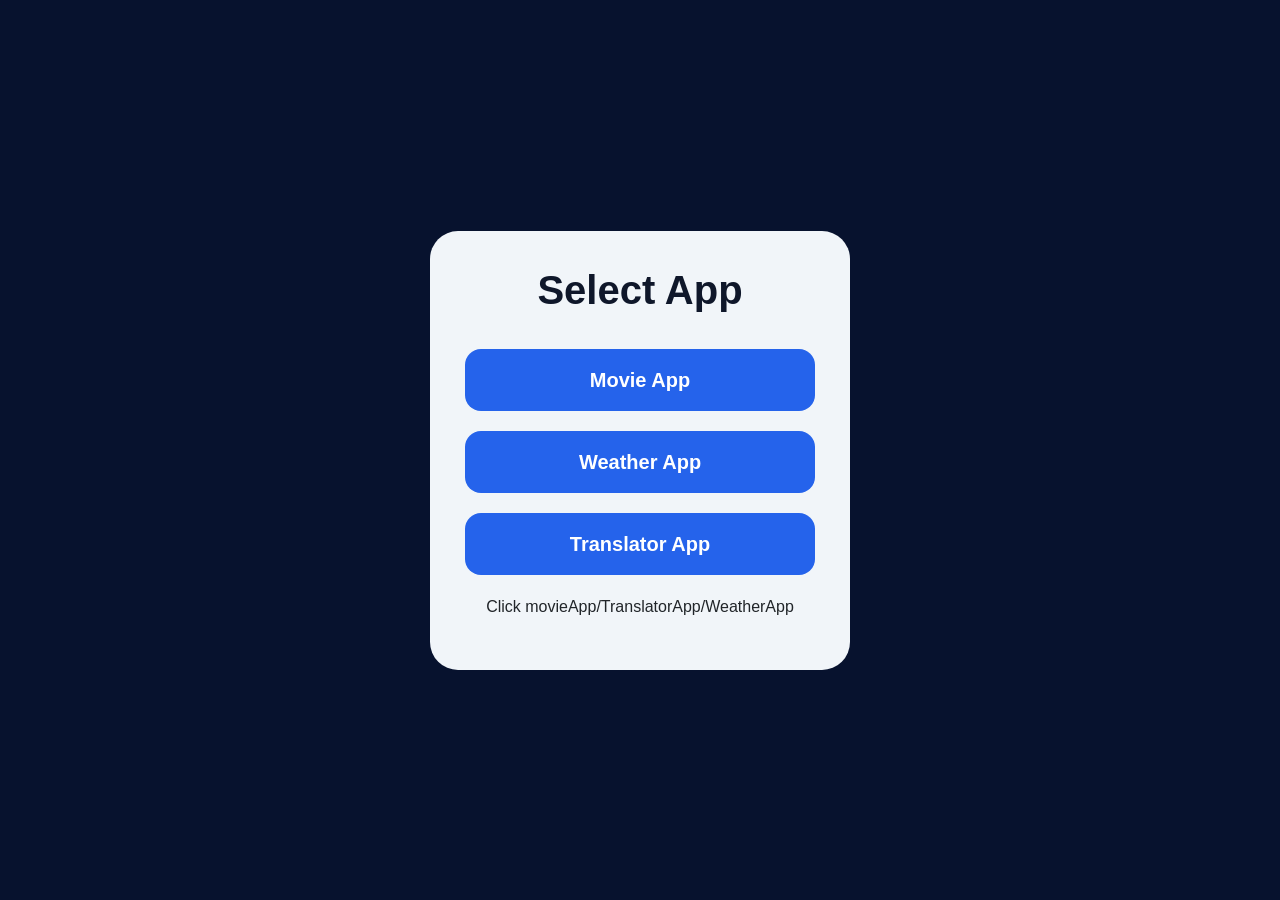
<file: index.html>
<!DOCTYPE html>
<html lang="en">

<head>
    <meta charset="UTF-8">
    <meta name="viewport" content="width=device-width, initial-scale=1.0">
    <title>Select App UI</title>

    <!-- Bootstrap -->
    <link href="https://cdn.jsdelivr.net/npm/bootstrap@5.3.3/dist/css/bootstrap.min.css" rel="stylesheet">

    <style>
        a {
            color: white;
            text-decoration: none;
        }

        body {
            margin: 0;
            height: 100vh;
            display: flex;
            justify-content: center;
            align-items: center;
            background: #07122e;
            font-family: Arial, sans-serif;
        }

        .main-card {
            width: 420px;
            background: #f1f5f9;
            padding: 35px;
            border-radius: 28px;
        }

        .main-card h1 {
            text-align: center;
            margin-bottom: 35px;
            color: #0f172a;
            font-weight: bold;
        }

        .app-btn {
            width: 100%;
            padding: 16px;
            margin-bottom: 20px;
            border: none;
            border-radius: 16px;
            background: #2563eb;
            color: white;
            font-size: 20px;
            font-weight: bold;
            transition: 0.3s;
        }

        .app-btn:hover {
            background: #1d4ed8;
            transform: scale(1.02);
        }
    </style>
</head>

<body>

    <div class="main-card text-center">

        <h1>Select App</h1>

        <button class="app-btn"><a href="movie.html">Movie App</a></button>

        <button class="app-btn"><a href="weather.html">Weather App</a></button>

        <button class="app-btn"><a href="texttranslator.html">Translator App</a></button>
        <p>Click movieApp/TranslatorApp/WeatherApp</p>
    </div>


</body>

</html>
</file>
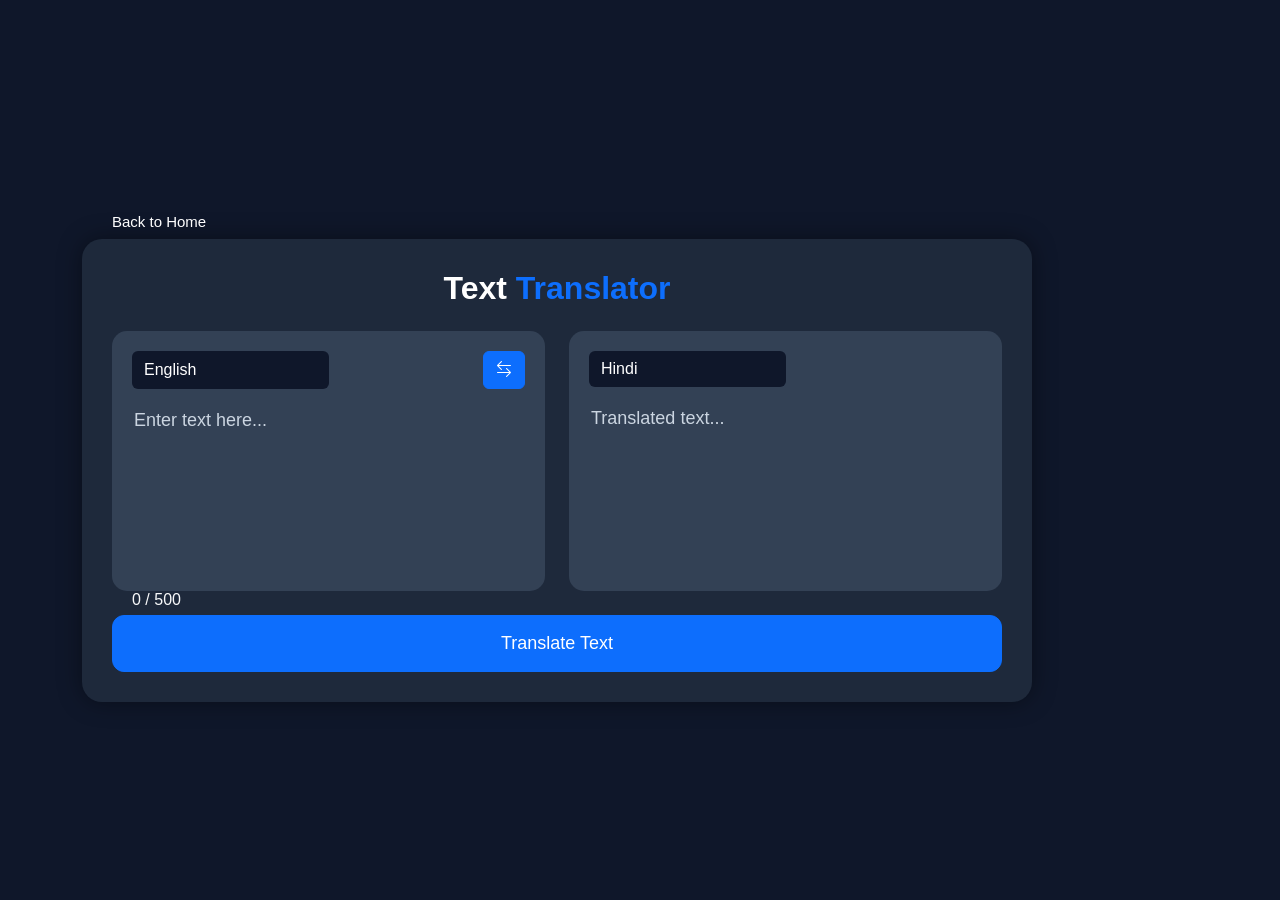
<file: texttranslator.html>
<!DOCTYPE html>
<html lang="en">

<head>
    <meta charset="UTF-8" />
    <meta name="viewport" content="width=device-width, initial-scale=1.0" />
    <title>Text Translator UI</title>

    <!-- Bootstrap -->
    <link href="https://cdn.jsdelivr.net/npm/bootstrap@5.3.3/dist/css/bootstrap.min.css" rel="stylesheet">

    <!-- Bootstrap Icons -->
    <link rel="stylesheet" href="https://cdn.jsdelivr.net/npm/bootstrap-icons@1.11.3/font/bootstrap-icons.min.css">

    <style>
        body {
            background: #0f172a;
            min-height: 100vh;
            display: flex;
            justify-content: center;
            align-items: center;
            font-family: Arial, sans-serif;
        }

        .translator-card {
            width: 100%;
            max-width: 950px;
            background: #1e293b;
            border-radius: 20px;
            padding: 30px;
            box-shadow: 0 0 25px rgba(0, 0, 0, 0.4);
        }

        .title {
            color: white;
            font-size: 32px;
            font-weight: bold;
        }

        .title span {
            color: #0d6efd;
        }

        .translator-box {
            background: #334155;
            border-radius: 15px;
            padding: 20px;
            height: 260px;
        }

        textarea {
            width: 100%;
            height: 160px;
            resize: none;
            background: transparent;
            border: none;
            color: white;
            font-size: 18px;
            outline: none;
        }

        textarea::placeholder {
            color: #cbd5e1;
        }

        .lang-select {
            background: #0f172a;
            border: none;
            color: white;
        }

        .bottom-icons i {
            color: white;
            font-size: 20px;
            cursor: pointer;
            transition: 0.3s;
        }

        .bottom-icons i:hover {
            color: #0d6efd;
        }

        .translate-btn {
            padding: 14px;
            font-size: 18px;
            border-radius: 12px;
        }

        .back-home {
            display: inline-block;
            color: white;
            text-decoration: none;
            margin-left: 30px;
            margin-top: 15px;
            transition: 0.3s;
        }

        .back-home:hover {
            color: #e50914;
        }

        .back-home-text {
            font-size: 15px;
        }

        @media(max-width:768px) {
            .translator-box {
                margin-bottom: 20px;
            }
        }
    </style>
</head>

<body>

    <div class="container">
        <a class="back-home p-0" href="index.html">
            <h4 class="back-home-text">Back to Home</h4>
        </a>
        <div class="translator-card">

            <!-- Heading -->
            <div class="text-center mb-4">
                <h1 class="title">Text <span>Translator</span></h1>

            </div>

            <!-- Translator Area -->
            <div class="row g-4">

                <!-- Left Box -->
                <div class="col-md-6">
                    <div class="translator-box">

                        <div class="d-flex justify-content-between mb-3">
                            <select id="fromLang" class="form-select lang-select w-50">
                                <option>English</option>
                                <option>Hindi</option>
                                <option>Spanish</option>
                            </select>

                            <button class="btn btn-primary">
                                <i class="bi bi-arrow-left-right"></i>
                            </button>
                        </div>

                        <textarea id="inputText" placeholder="Enter text here..."></textarea>

                        <div class="bottom-icons d-flex justify-content-between mt-3">


                            <span class="text-light">0 / 500</span>
                        </div>

                    </div>
                </div>

                <!-- Right Box -->
                <div class="col-md-6">
                    <div class="translator-box">

                        <div class="d-flex justify-content-between mb-3">
                            <select id="toLang" class="form-select lang-select w-50">
                                <option>Hindi</option>
                                <option>English</option>
                                <option>French</option>
                            </select>
                        </div>

                        <textarea id="outputText" placeholder="Translated text..." readonly></textarea>

                        <div class="bottom-icons d-flex justify-content-end mt-3">

                        </div>

                    </div>
                </div>

            </div>

            <!-- Button -->
            <div class="text-center mt-4">
                <button id="translateBtn" class="btn btn-primary translate-btn w-100">
                    Translate Text
                </button>
            </div>

        </div>
    </div>

</body>
<script>

    let btn = document.querySelector("#translateBtn");

    btn.addEventListener("click", async () => {

        let text = document.querySelector("#inputText").value;

        let fromLang = document.querySelector("#fromLang").value;
        let toLang = document.querySelector("#toLang").value;

        let langCode = {
            English: "en",
            Hindi: "hi",
            Spanish: "es",
            French: "fr"
        };

        const url =
            `https://translate.googleapis.com/translate_a/single?client=gtx&sl=${langCode[fromLang]}&tl=${langCode[toLang]}&dt=t&q=${encodeURIComponent(text)}`;


        const response = await fetch(url);


        const data = await response.json();


        document.querySelector("#outputText").value = data[0][0][0];

    });

</script>

</html>
</file>
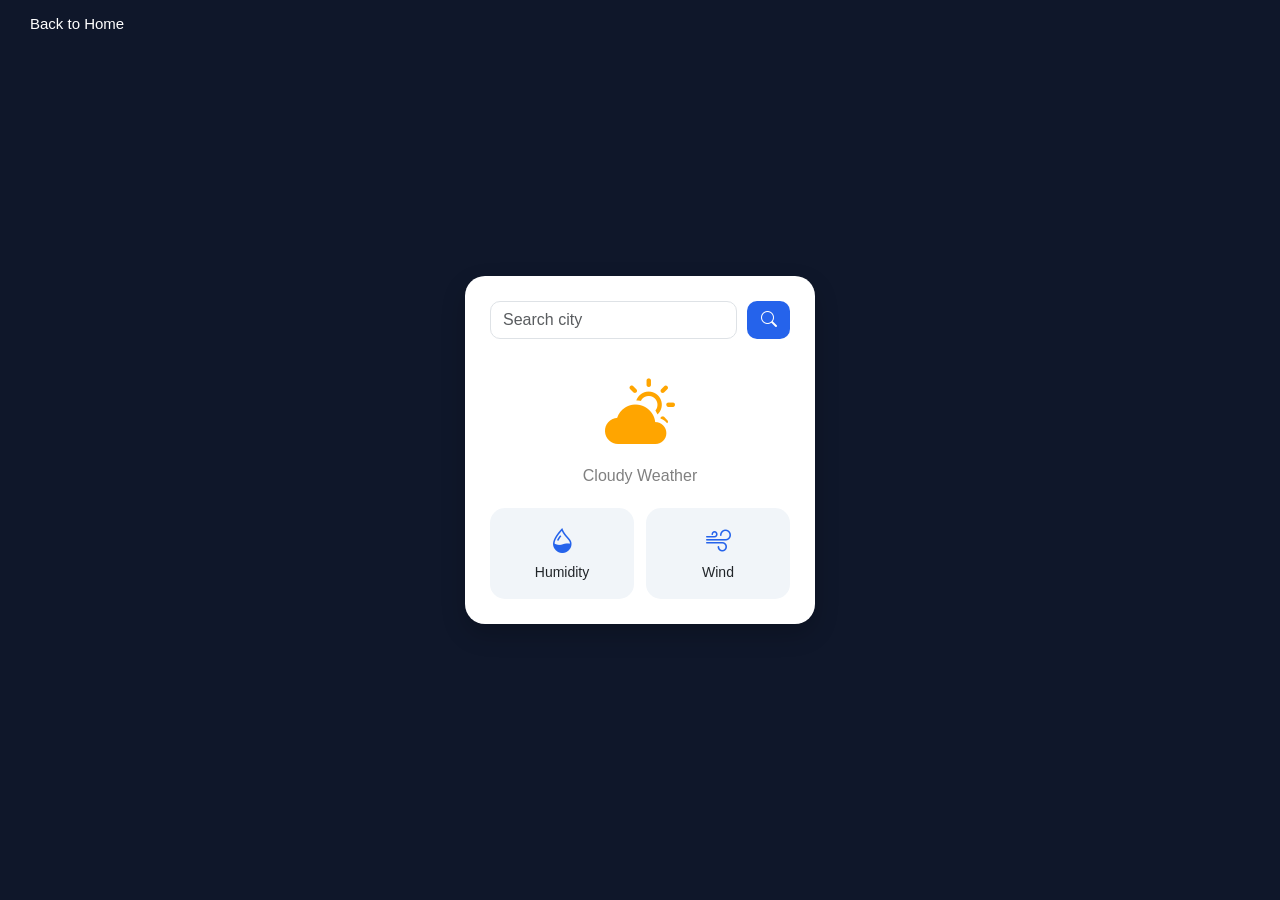
<file: weather.html>
<!DOCTYPE html>
<html lang="en">

<head>
    <meta charset="UTF-8">
    <meta name="viewport" content="width=device-width, initial-scale=1.0">

    <title>Simple Weather UI</title>

    <!-- Bootstrap -->
    <link href="https://cdn.jsdelivr.net/npm/bootstrap@5.3.3/dist/css/bootstrap.min.css" rel="stylesheet">

    <!-- Bootstrap Icons -->
    <link rel="stylesheet" href="https://cdn.jsdelivr.net/npm/bootstrap-icons@1.11.3/font/bootstrap-icons.min.css">

    <style>
        body {
            background: #0f172a;
            height: 100vh;
            display: flex;
            justify-content: center;
            align-items: center;
            font-family: Arial, sans-serif;
        }

        .weather-card {
            width: 350px;
            background: white;
            border-radius: 20px;
            padding: 25px;
            text-align: center;
            box-shadow: 0px 10px 25px rgba(0, 0, 0, 0.2);
        }

        .search-box {
            display: flex;
            gap: 10px;
        }

        .search-box input {
            border-radius: 10px;
        }

        .search-btn {
            border: none;
            background: #2563eb;
            color: white;
            width: 50px;
            border-radius: 10px;
        }

        .weather-icon {
            font-size: 70px;
            color: orange;
            margin-top: 20px;
        }

        .temp {
            font-size: 50px;
            font-weight: bold;
        }

        .city {
            font-size: 28px;
            font-weight: bold;
        }

        .condition {
            color: gray;
            margin-bottom: 20px;
        }

        .details {
            display: flex;
            justify-content: space-between;
            margin-top: 20px;
        }

        .box {
            background: #f1f5f9;
            width: 48%;
            padding: 15px;
            border-radius: 15px;
        }

        .box i {
            font-size: 25px;
            color: #2563eb;
        }

        .value {
            font-size: 20px;
            font-weight: bold;
        }

        .back-home {
            display: inline-block;
            color: white;
            text-decoration: none;
            margin-left: 30px;
            margin-top: 15px;
            transition: 0.3s;
        }

        .back-home:hover {
            color: #e50914;
        }

        .back-home-text {
            font-size: 15px;

        }

        .back {
            position: absolute;
            top: 0;
            left: 0;
        }
    </style>
</head>

<body>
    <div class="back">
        <a class="back-home" href="index.html">
            <h4 class="back-home-text">Back to Home</h4>
        </a>
    </div>

    <div class="weather-card">

        <!-- Search -->
        <form class="search-box">

            <input type="text" class="form-control" placeholder="Search city" name="cityName">

            <button class="search-btn">
                <i class="bi bi-search"></i>
            </button>

        </form>

        <!-- Weather Details -->
        <div class="weather-icon">
            <i class="bi bi-cloud-sun-fill"></i>
        </div>

        <div class="mainRes" id="response">

        </div>


        <div class="condition">
            Cloudy Weather
        </div>

        <!-- Bottom Details -->
        <div class="details">

            <div class="box">

                <i class="bi bi-droplet-half"></i>

                <div class="value humidity">

                </div>

                <small>Humidity</small>

            </div>

            <div class="box">

                <i class="bi bi-wind"></i>


                <div class="value wind">

                </div>

                <small>Wind</small>

            </div>

        </div>

    </div>

</body>

<script>

    const APIKey = '9e1ac06a6f72dc48dc80d70b4f040583';

    let response = document.querySelector("#response")
    response.style.display = "none";


    let form = document.querySelector(".search-box");

    form.addEventListener("submit", async (event) => {

        let cityName = event.target.cityName.value;


        event.preventDefault();


        let weatherAPI =
            `https://api.openweathermap.org/data/2.5/weather?q=${cityName}&units=metric&appid=${APIKey}`;

        let fetchData = await fetch(weatherAPI);
        let finalRes = await fetchData.json();

        console.log(finalRes)
        response.style.display = "block";
        response.innerHTML = `  <h4 class="temp">
               ${finalRes.main.temp}
            </h4>

            <h1 class="city">
                ${finalRes.name}
            </h1>`

        document.querySelector(".condition").innerHTML =
            finalRes.weather[0].main;

        document.querySelector(".humidity").innerHTML =
            finalRes.main.humidity + "%";

        document.querySelector(".wind").innerHTML =
            finalRes.wind.speed + " km/h";
    })

</script>

</html>
</file>
